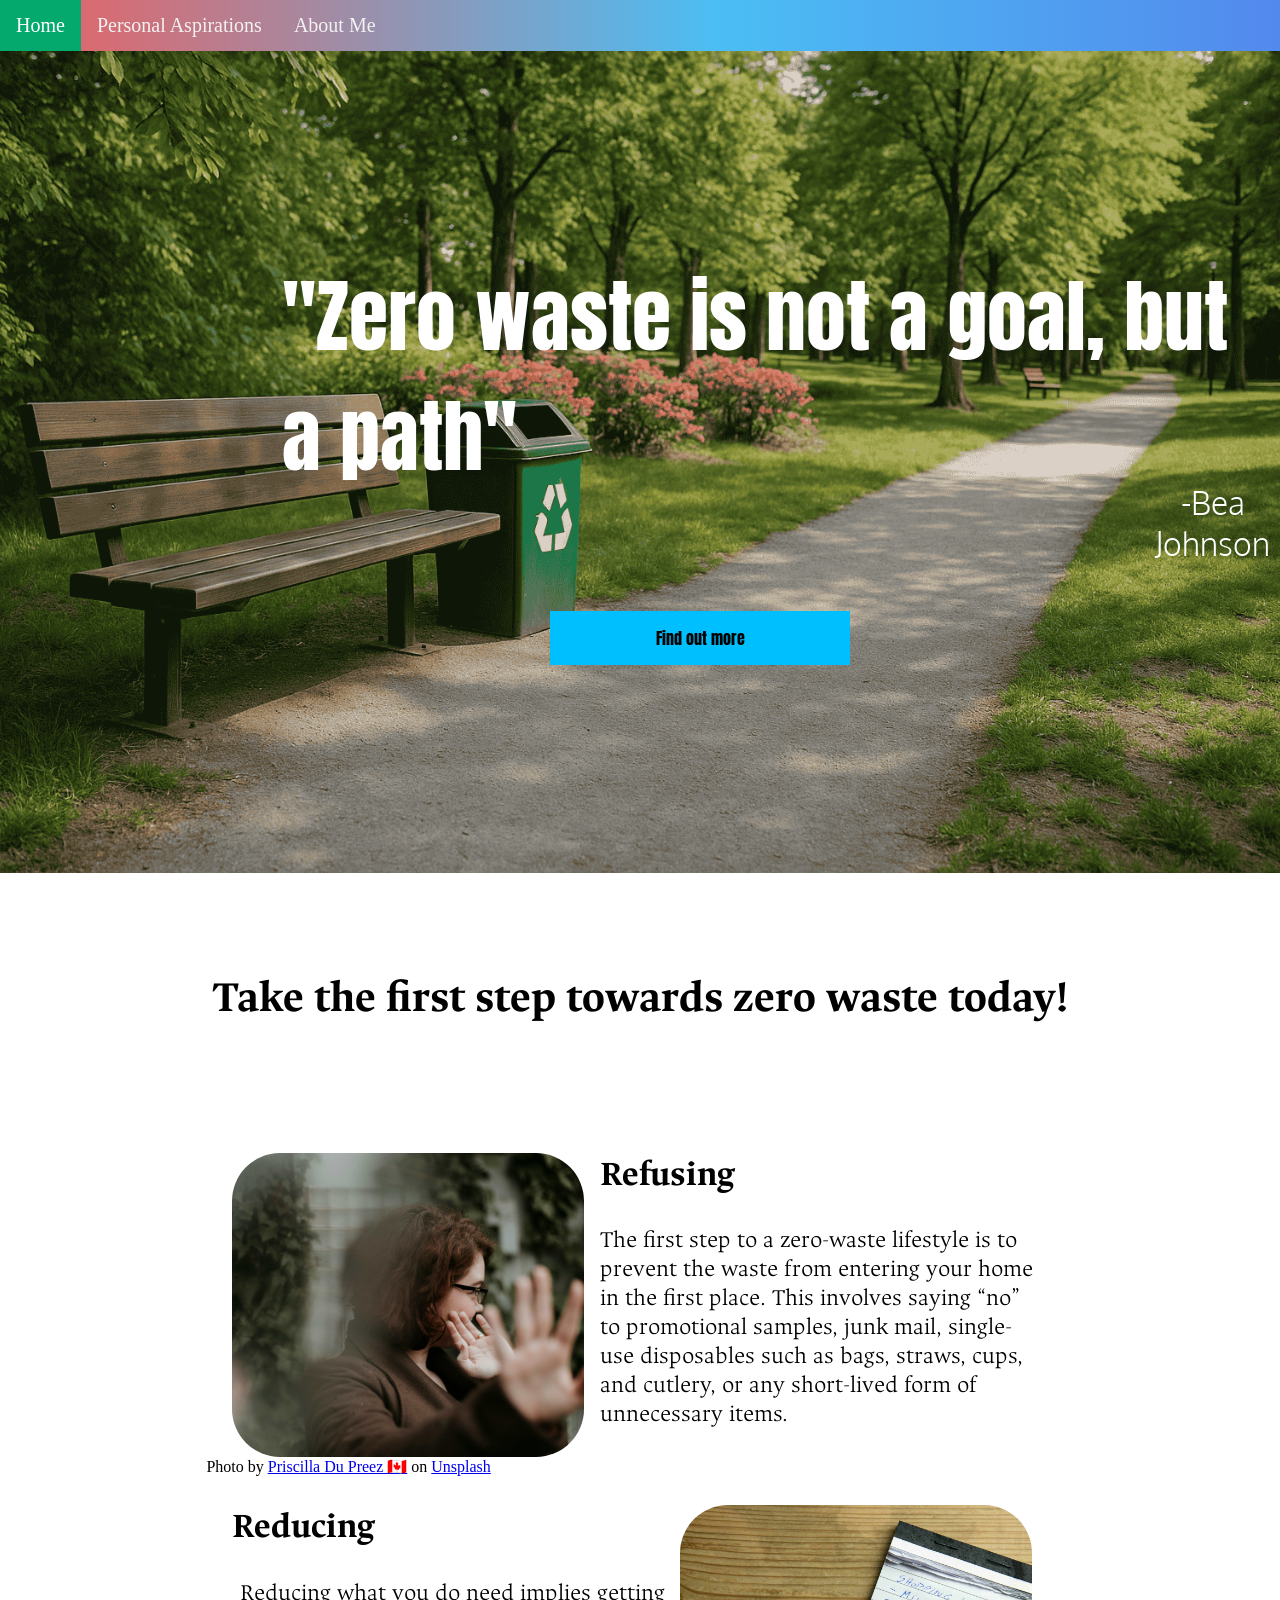
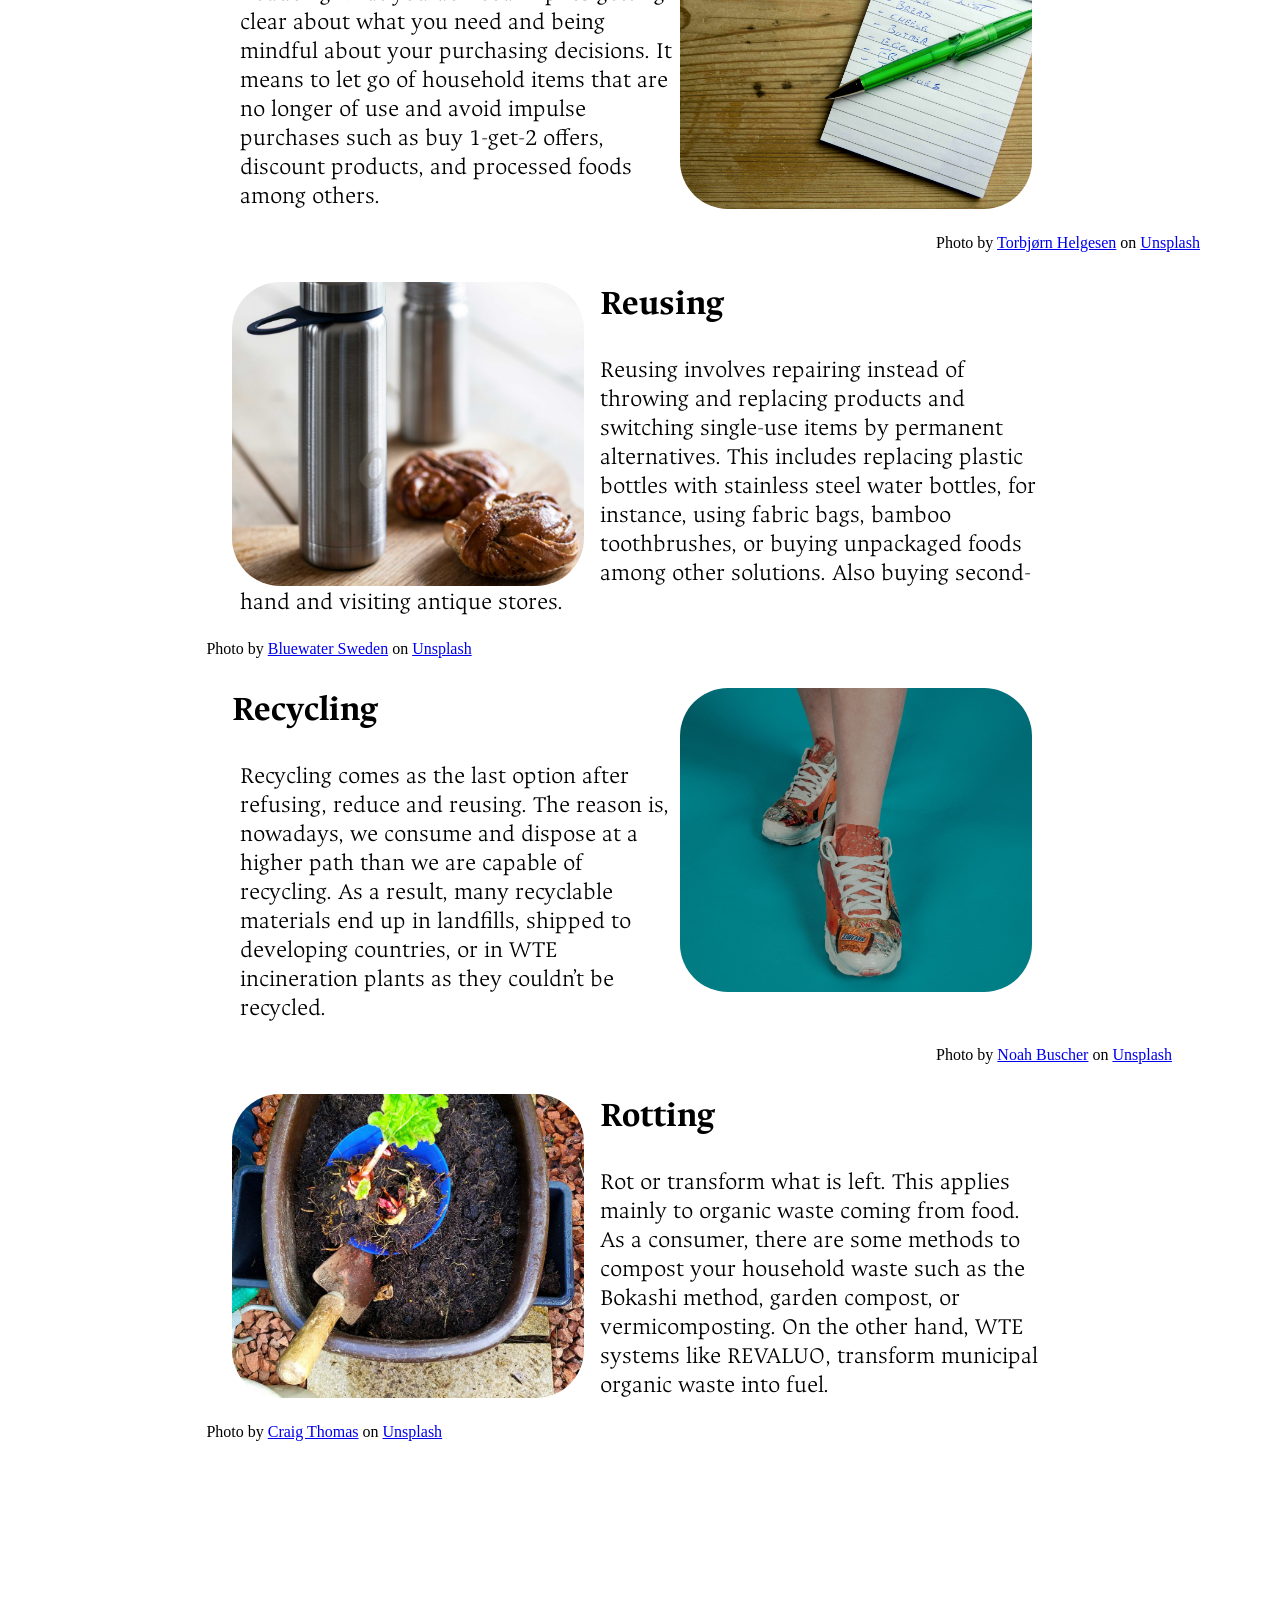
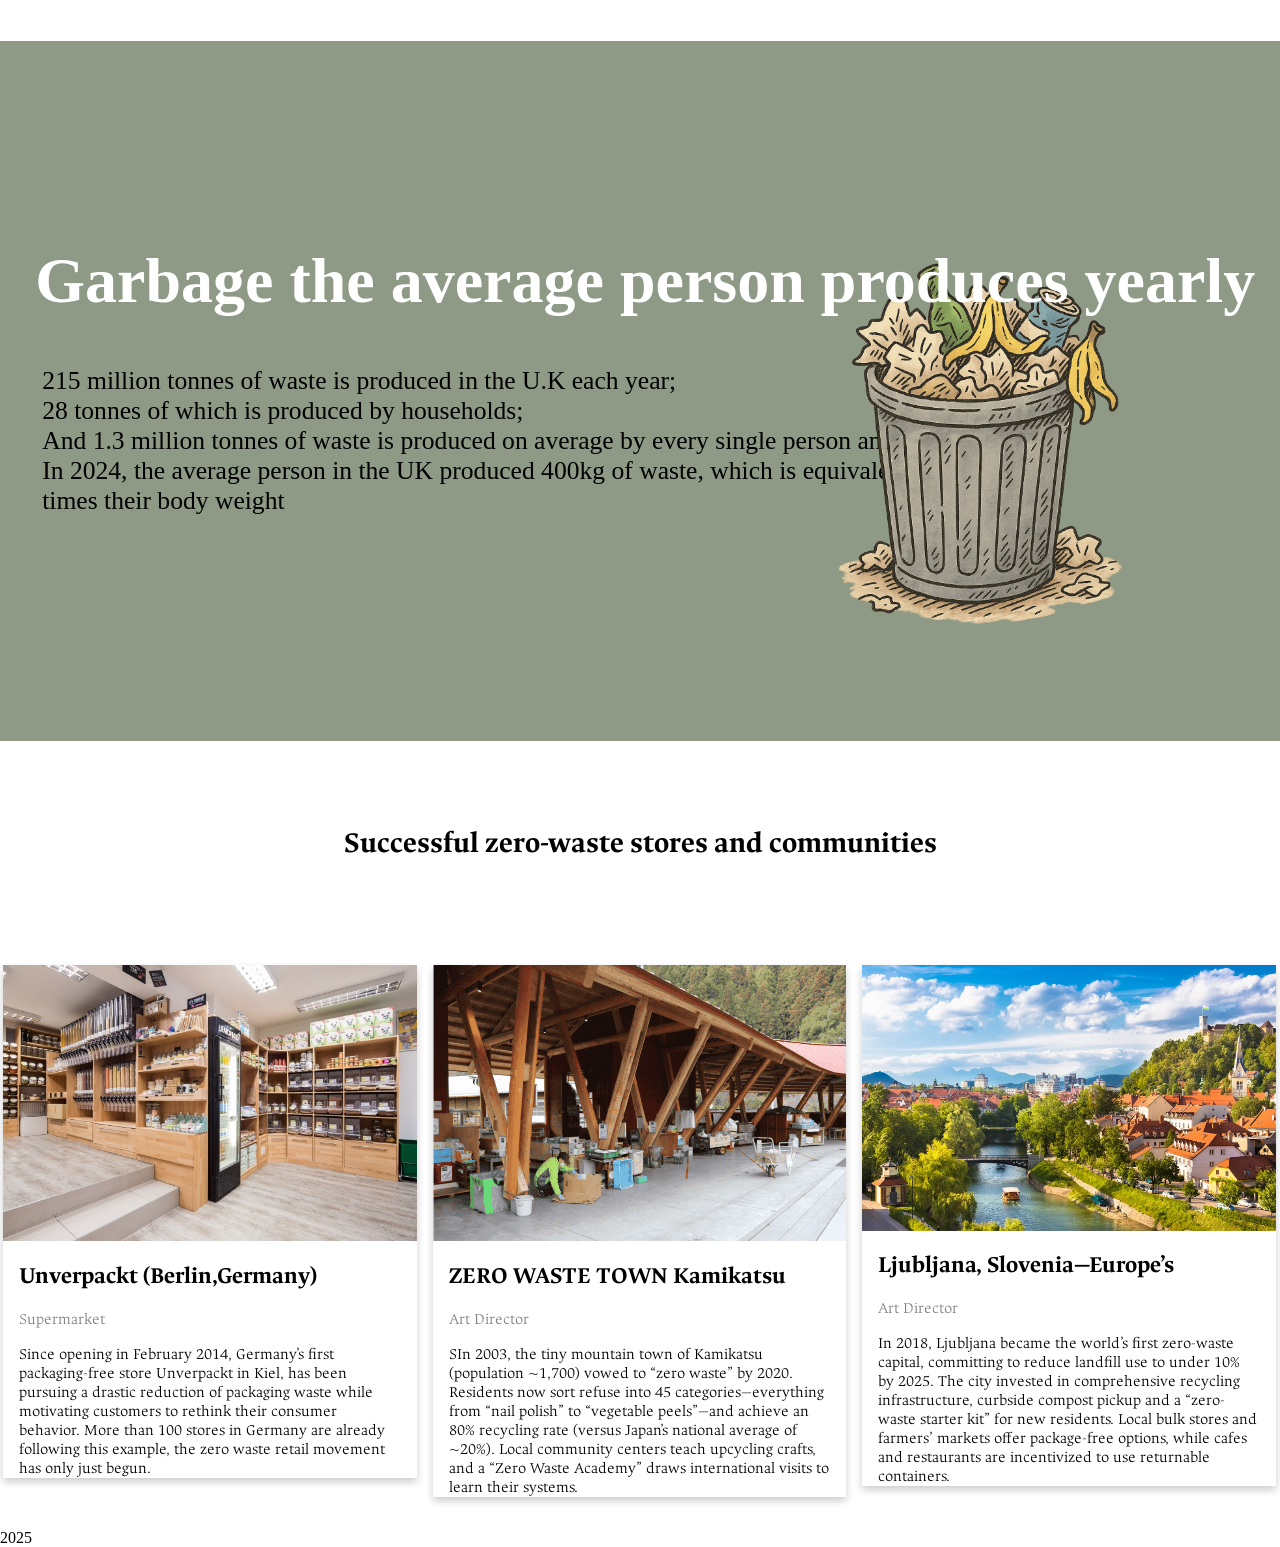
<file: index.html>
<!DOCTYPE html>
<html lang="en">
<head>
<!-- documents metadata -->
    <meta charset="UTF-8">
    <meta name="viewport" content="width=device-width, initial-scale=1.0">
    <title>CA1</title>
<!-- Google fonts -->
<link rel="preconnect" href="https://fonts.googleapis.com">
<link rel="preconnect" href="https://fonts.gstatic.com" crossorigin>
<link href="https://fonts.googleapis.com/css2?family=Ancizar+Serif:ital,wght@0,300..900;1,300..900&family=Anton&family=Oxygen:wght@300;400;700&display=swap" rel="stylesheet">
<!-- Main stylesheet -->
<link rel="stylesheet" href="css/style.css">
</head>


<body>
    <!-- Navigation bar-------------------------------- -->
    <nav class="topnav">
        <a class="active" href="#home">Home</a>
        <a href="aspiration.html"> Personal Aspirations</a>
        <a href="aboutme.html">About Me</a>
     </nav>
     <!-- site banner + quote --------------------------------------------- -->
    <header>
        <div class="container">
        <div class="home"></div>
            <div class="quote anton-regular overwrap"> "Zero waste is not a goal, but a path"  </div>
            <p class="quotename oxygen-light">-Bea Johnson</p>
        <div class="center"> 
            <!-- location.href navigates you to provided url -->
            <button onclick="location.href='#content'" class="button anton-regular">Find out more</button>
        </div>
    </div>
    </header>
    <!-- Main content------------------------------------------------------------ -->
     <main>
    <section>
        <div id="content" class="header ancizarlight">
         <h1> Take the first step towards zero waste today! </h1>         
        </div>
    <!-- The five R's------------------------------------------------------ -->
        <div class="container5R">
            <figure>
                <div class="ancizarlight textSize">
                    <img src="images/refusing.jpg" alt="Woman refusing" class="floatLeft size">
                                <h2>Refusing</h2>
                                            <p class="overwrapBody">The first step to a zero-waste lifestyle is to prevent the waste from entering your home in the first place. This involves saying “no” to promotional samples, junk mail, single-use disposables such as bags, straws, cups, and cutlery, or any short-lived form of unnecessary items. </p>
                                    </div>
                                            <figcaption class="citeLeft">Photo by <a href="https://unsplash.com/@priscilladupreez?utm_content=creditCopyText&utm_medium=referral&utm_source=unsplash">Priscilla Du Preez 🇨🇦</a> on <a href="https://unsplash.com/photos/man-in-brown-sweater-wearing-black-framed-eyeglasses-8u9Kz4yZLgg?utm_content=creditCopyText&utm_medium=referral&utm_source=unsplash">Unsplash </a></figcaption>
                    </figure>
                <figure>
                <div class="ancizarlight textSize">
                    <img src="images/reducing.jpg" alt="A hand-written grocery list" class="floatRight size"> 
                         <h2 class="alignRight">Reducing</h2>
                                     <p class="overwrapBody">Reducing what you do need implies getting clear about what you need and being mindful about your purchasing decisions. It means to let go of household items that are no longer of use and avoid impulse purchases such as buy 1-get-2 offers, discount products, and processed foods among others.</p>
                             </div>
                        
                                     <figcaption class="citeRight">Photo by <a href="https://unsplash.com/@tobben63?utm_content=creditCopyText&utm_medium=referral&utm_source=unsplash">Torbjørn Helgesen</a> on <a href="https://unsplash.com/photos/a-green-pen-sitting-on-top-of-a-piece-of-paper-KXfiLw0HrvU?utm_content=creditCopyText&utm_medium=referral&utm_source=unsplash">Unsplash</a> </figcaption>
                    </figure>        
                 <figure>  
               <div class="ancizarlight textSize">
                    <img src="images/reuse2.jpg" alt="Stainless steel bottle" class="floatLeft size"> 
                                <h2>Reusing</h2>
                                            <p class="overwrapBody">Reusing involves repairing instead of throwing and replacing products and switching single-use items by permanent alternatives. This includes replacing plastic bottles with stainless steel water bottles, for instance, using fabric bags, bamboo toothbrushes, or buying unpackaged foods among other solutions. Also buying second-hand and visiting antique stores.</p>
                                    </div>
                                            <figcaption class="citeLeft">Photo by <a href="https://unsplash.com/@bluewaterglobe?utm_content=creditCopyText&utm_medium=referral&utm_source=unsplash">Bluewater Sweden</a> on <a href="https://unsplash.com/photos/stainless-steel-vacuum-flask-beside-brown-cookies-on-brown-wooden-table-jpxnIN5AC4g?utm_content=creditCopyText&utm_medium=referral&utm_source=unsplash">Unsplash</a>
                                           </figcaption>
                    </figure>
                <figure>
                <div class="ancizarlight textSize">    
                    <img src="images/recycling.jpg" alt="A shoe made out of recycled wrappers" class="floatRight size">
                         <h2 class="alignRight">Recycling</h2>
                                     <p class="overwrapBody">Recycling comes as the last option after refusing, reduce and reusing. The reason is, nowadays, we consume and dispose at a higher path than we are capable of recycling. As a result, many recyclable materials end up in landfills, shipped to developing countries, or in WTE incineration plants as they couldn’t be recycled.</p>
                             </div>
                                     <figcaption class="citeRight">Photo by <a href="https://unsplash.com/@noahbuscher?utm_content=creditCopyText&utm_medium=referral&utm_source=unsplash">Noah Buscher</a> on <a href="https://unsplash.com/photos/orange-and-white-low-top-sneakers-UK7NpEUs5i8?utm_content=creditCopyText&utm_medium=referral&utm_source=unsplash">Unsplash</a>
                                    </figcaption>
                            </figure>
                    <figure>
                    <div class="ancizarlight textSize">
                   <img src="images/rotting.jpg" alt="Composting unused vegetables" class="floatLeft size"> 
                                <h2>Rotting</h2>
                                            <p class="overwrapBody">Rot or transform what is left. This applies mainly to organic waste coming from food. As a consumer, there are some methods to compost your household waste such as the Bokashi method, garden compost, or vermicomposting. On the other hand, WTE systems like REVALUO, transform municipal organic waste into fuel.</p>
                                    </div>
                                            <figcaption class="citeLeft">Photo by <a href="https://unsplash.com/@craigthomas?utm_content=creditCopyText&utm_medium=referral&utm_source=unsplash">Craig Thomas</a> on <a href="https://unsplash.com/photos/a-plant-in-a-pot-oCmF-7gEfM0?utm_content=creditCopyText&utm_medium=referral&utm_source=unsplash">Unsplash</a>
                                            </figcaption>
                     </figure>
                     </div>
    </section>
  <!-- Statistics------------------------------------------------------------------ -->
  <section>
        <div class="container2"> 
            <div class="home2"> </div> 
           <h2 class="statistics">Garbage the average person produces yearly<br> </h2>
          
           <p class="statpara overwrapBody">215 million tonnes of waste is produced in the U.K each year;<br> 28 tonnes of which is produced by households;<br> And 1.3 million tonnes of waste is produced on average by every single person annually.<br> In 2024, the average person in the UK produced 400kg of waste, which is equivalent to 7 <br>times their body weight</p>
            <div class="trashcan"></div>
        </div>
  </section>
  <!-- Examples of successful real world examples---------------------------------------------- -->
<section class="ancizarlight">
    <h2 class="header"> Successful zero-waste stores and communities </h2>
    <br>
    <div class="row">
    
        <div class="column">
             <div class="card">
            <img src="images/Unverpackt.jpg" alt="Photo of Unverpackt Supermarket" >
                <div class="container3">
            <h2>Unverpackt (Berlin,Germany)</h2>
            <p class ="title">Supermarket</p>
            <p class="size">Since opening in February 2014, Germany’s first packaging-free store Unverpackt in Kiel, has been pursuing a drastic reduction of packaging waste while motivating customers to rethink their consumer behavior. More than 100 stores in Germany are already following this example, the zero waste retail movement has only just begun.
        </p>
            </div>
            
     </div>
     </div>
    <div class="column">
     <div class="card">
      <img src="images/ZeroWasteTown2.png" alt="Photo of Zero Waste Town facilities" >
    <div class="container3">
        <h2>ZERO WASTE TOWN Kamikatsu</h2>
        <p class="title">Art Director</p>
        <p>SIn 2003, the tiny mountain town of Kamikatsu (population ~1,700) vowed to “zero waste” by 2020. Residents now sort refuse into 45 categories—everything from “nail polish” to “vegetable peels”—and achieve an 80% recycling rate (versus Japan’s national average of ~20%). Local community centers teach upcycling crafts, and a “Zero Waste Academy” draws international visits to learn their systems.
</p>
      </div>
    </div>
  </div>
    <div class="column">
    <div class="card">
      <img src="images/Ljubljana-Slovenia.webp" alt="A photo of the sencary in Ljubljana Slovenia" >
   <div class="container3">
        <h2>Ljubljana, Slovenia—Europe’s</h2>
        <p class="title">Art Director</p>
        <p>In 2018, Ljubljana became the world’s first zero-waste capital, committing to reduce landfill use to under 10% by 2025. The city invested in comprehensive recycling infrastructure, curbside compost pickup and a “zero-waste starter kit” for new residents. Local bulk stores and farmers’ markets offer package-free options, while cafes and restaurants are incentivized to use returnable containers.
</p>

        </div>
     </div>
    </div>
    </div>
</section>
</main>
<footer>
    2025
</footer>


</body>
</html>
</file>
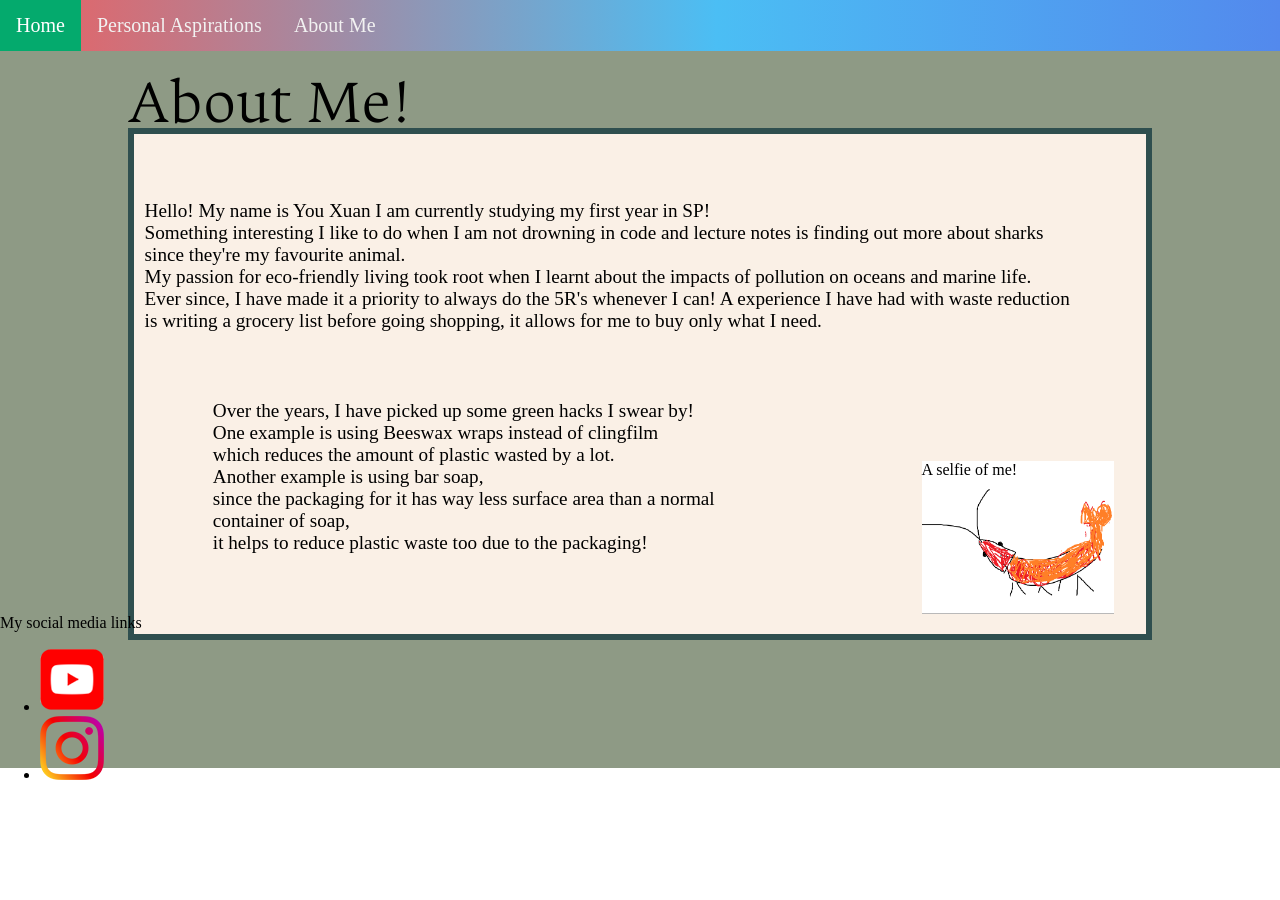
<file: aboutme.html>
<!DOCTYPE html>
<html lang="en">
<head>
    <!-- Document metadata -------------------------->
    <meta charset="UTF-8">
    <meta name="viewport" content="width=device-width, initial-scale=1.0">
    <title>About Me</title>
    <!-- Google fonts ----------------------------->
      <link rel="preconnect" href="https://fonts.googleapis.com">
<link rel="preconnect" href="https://fonts.gstatic.com" crossorigin>
<link href="https://fonts.googleapis.com/css2?family=Ancizar+Serif:ital,wght@0,300..900;1,300..900&family=Anton&family=Oxygen:wght@300;400;700&display=swap" rel="stylesheet">
<!-- Main stylesheet-------------------------------------- -->
<link rel="stylesheet" href="css/style.css">
</head>
<body>
    <header>
        <nav class="topnav">
        <a class="active" href="index.html">Home</a>
        <a href="aspiration.html"> Personal Aspirations</a>
        <a href="aboutme.html">About Me</a>
        </nav>
    </header>
<main>
    <!-- Page introduction---------------------------- -->
    <div class="headerA ancizarlight"> About Me!</div>

    <!-- About me-------------------------------- -->
    <div class="homeAbout"></div>
    <div class="box"></div>
    <section class="textSize textAbout overwrapAbout">Hello! My name is You Xuan I am currently studying my first year in SP!<br> Something interesting I like to do when I am not drowning in code and lecture notes is finding out more about sharks since they're my favourite animal.<br> My passion for eco-friendly living took root when I learnt about the impacts of pollution on oceans and marine life.<br> Ever since, I have made it a priority to always do the 5R's whenever I can! A experience I have had with waste reduction is writing a grocery list before going shopping, it allows for me to buy only what I need. </section>
<!-- Green hacks------------------------------------ -->
        <div class="textSize textAbout2 overwrapAbout2">Over the years, I have picked up some green hacks I swear by!<br> One example is using Beeswax wraps instead of clingfilm<br> which reduces the amount of plastic wasted by a lot.<br> Another example is using bar soap, <br>since the packaging for it has way less surface area than a normal container of soap,<br> it helps to reduce plastic waste too due to the packaging!
         </div>
<!-- Selfie--------------------------------- -->
    <div class="myself">A selfie of me!</div>
<!--Links to my social media-->
<footer>
    <div>My social media links</div>
    <ul>
        <li>
          <a href="https://www.youtube.com/channel/UCKDgQ8tqDrQYvKCxaafoNzA" target="_blank"><img src="images/icon-logo-youtube.png" alt="Harvards Youtube account"></a>
        </li>
        <li>
          <a href="https://www.instagram.com/onar0w/" target="_blank"><img src="images/icon-logo-instagram.png" alt="Harvards Instagram account"></a>
        </li>
    </ul>
</footer>
</main>

</body>
</html>
</file>
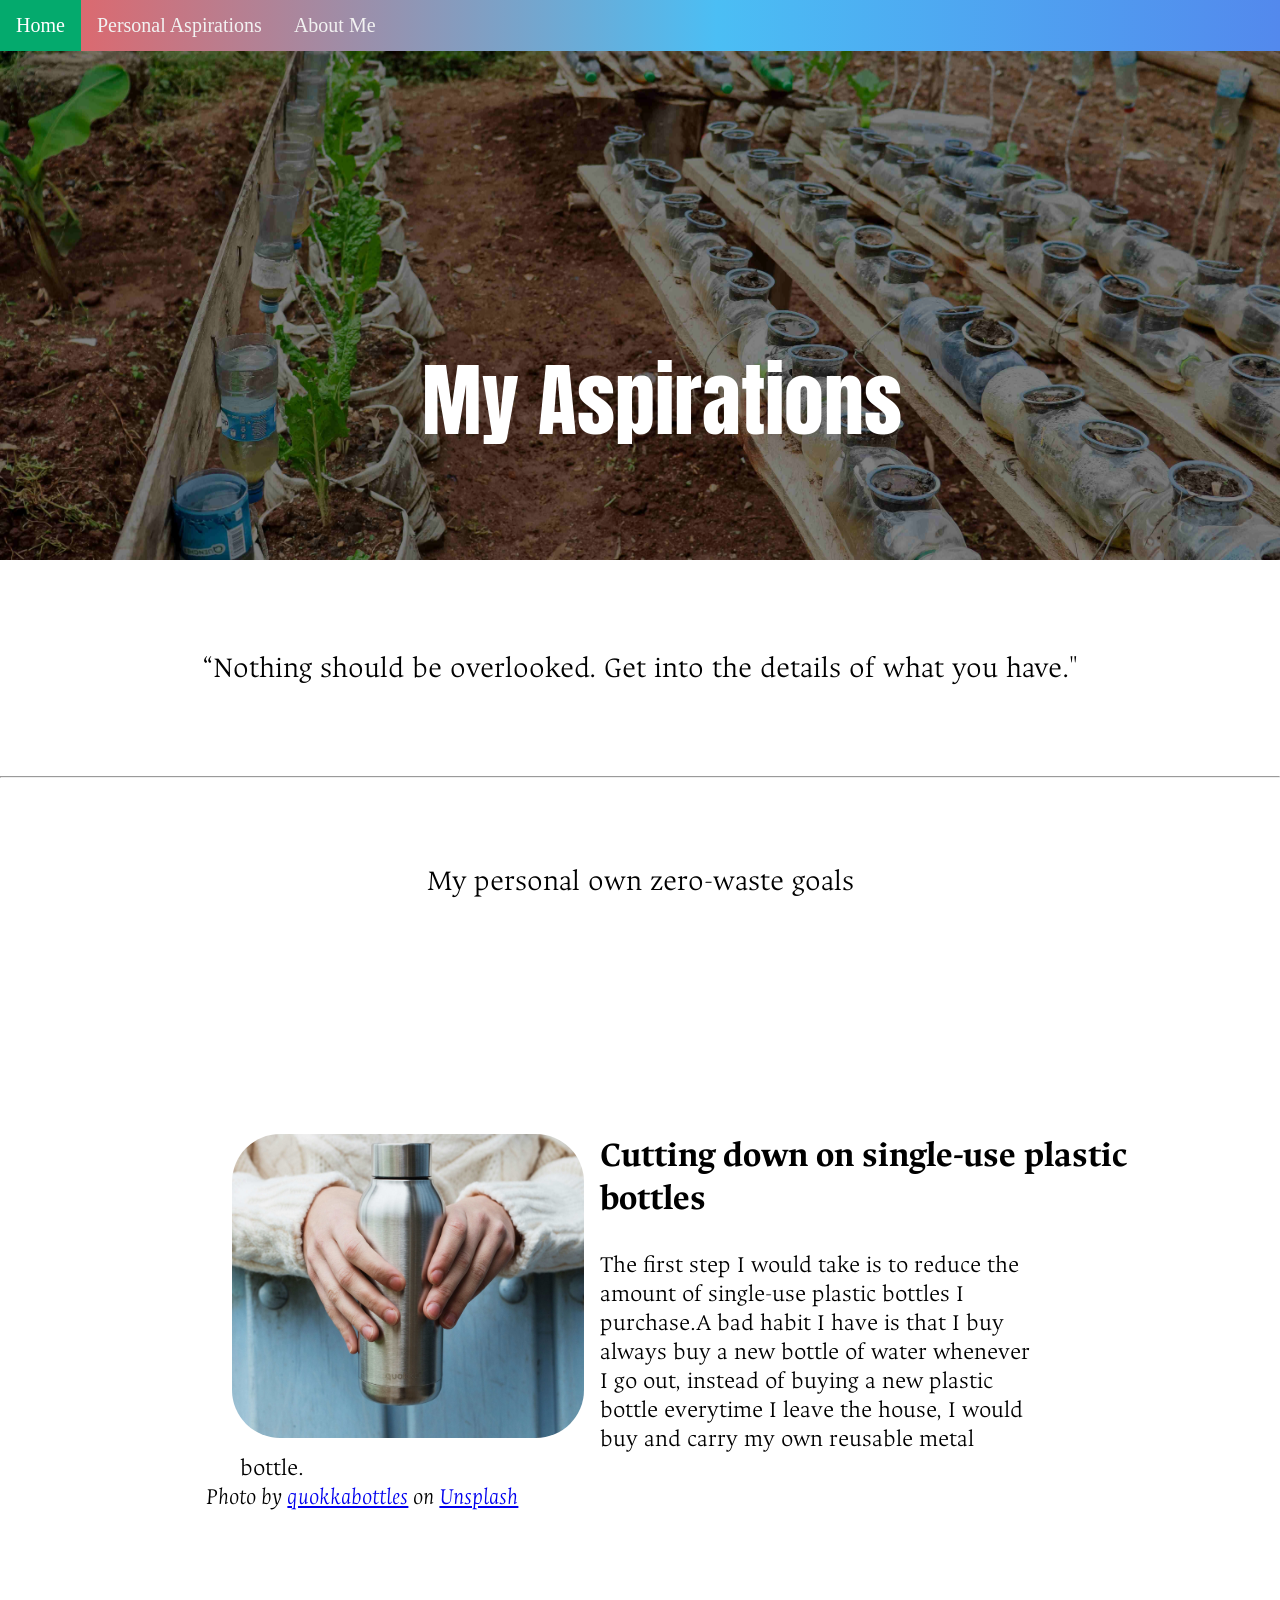
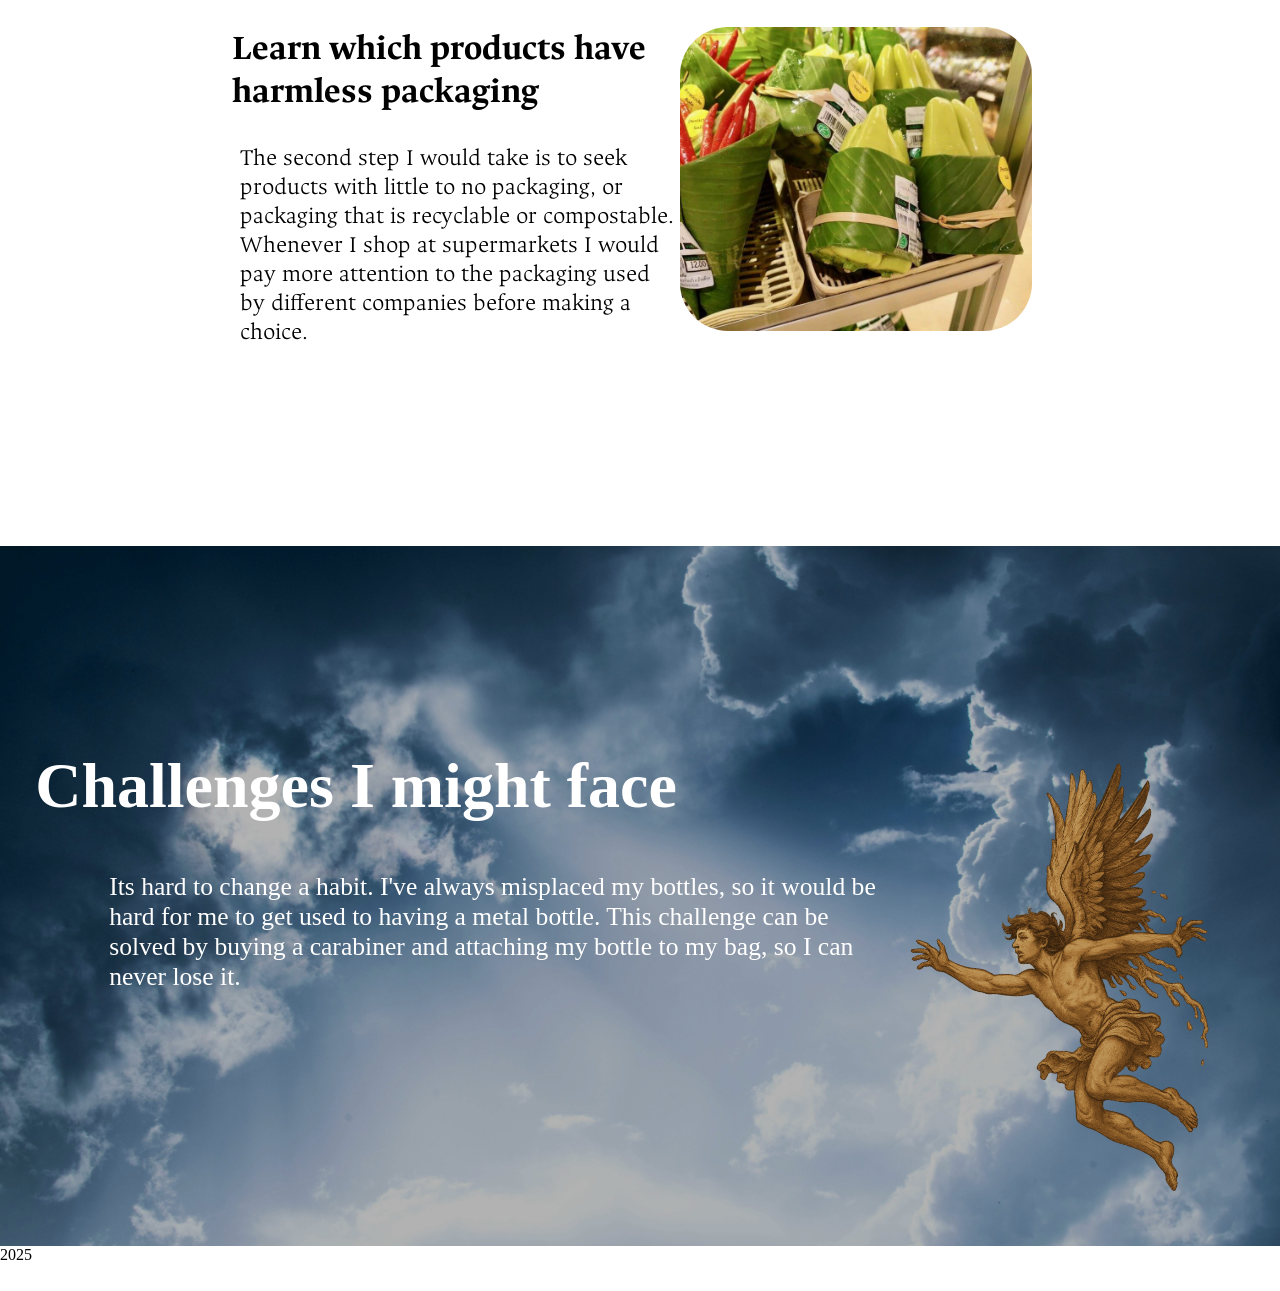
<file: aspiration.html>
<!DOCTYPE html>
<html lang="en">
<head>
  <!-- document metadata -->
  <meta charset="UTF-8">
  <meta name="viewport" content="width=device-width, initial-scale=1.0">
  <title>My Aspirations</title>
  <!-- google fonts------------------------------ -->
  <link rel="preconnect" href="https://fonts.googleapis.com">
<link rel="preconnect" href="https://fonts.gstatic.com" crossorigin>
<link href="https://fonts.googleapis.com/css2?family=Ancizar+Serif:ital,wght@0,300..900;1,300..900&family=Anton&family=Oxygen:wght@300;400;700&display=swap" rel="stylesheet">
<link rel="stylesheet" href="css/style.css">
</head>
<body>
  <nav>
    <div class="topnav">
      <a class="active" href="index.html">Home</a>
      <a href="aspiration.html"> Personal Aspirations</a>
      <a href="aboutme.html">About Me</a>
    </div>
  </nav>
<main>
  <!--Title------------------------------------------------- -->
<section class="container">
  <div id="img1" class="homeAspiration"></div>
  <div class="atext quote anton-regular"> My Aspirations </div> </section>
<!-- Quote------------------------- -->
<section>
    <blockquote class="header ancizarlight">“Nothing should be overlooked. Get into the details of what you have." </blockquote> <hr>
</section>
 <section> 
<!-- Zero waste goals------------------------------------------------- -->
   <h1 class="header ancizarlight"> My personal own zero-waste goals</h1>
        <div class="header ancizarlight"> </div>
                  <figure class="ancizarlight textSize">
                    <p><img src="images/metalbottle.jpg" alt="A metal water bottle" class="floatLeft size"> </p>
                                <h2>Cutting down on single-use plastic bottles</h2>
                                            <div> <article class="overwrapBody">The first step I would take is to reduce the amount of single-use plastic bottles I purchase.A bad habit I have is that I buy always buy a new bottle of water whenever I go out, instead of buying a new plastic bottle everytime I leave the house, I would buy and carry my own reusable metal bottle.</article>
                                 
                                           
                                            <cite class="citeLeft">Photo by <a href="https://unsplash.com/@quokkabottle?utm_content=creditCopyText&utm_medium=referral&utm_source=unsplash">quokkabottles</a> on <a href="https://unsplash.com/photos/person-holding-stainless-steel-vacuum-flask-1RgP16JeiKY?utm_content=creditCopyText&utm_medium=referral&utm_source=unsplash">Unsplash</a>
                                            </cite> <br> <br> <br>
                                           </div>
                                          </figure>
                                      
                          
                <figure class="ancizarlight textSize">
                    <p><img src="images/ecopackaging.jpg" alt="A hand-written grocery list" class="floatRight size"> </p>
                        <h2 class="alignRight" >Learn which products have harmless packaging</h2>
                                    <article class="overwrapBody">The second step I would take is to seek products with little to no packaging, or packaging that is recyclable or compostable. Whenever I shop at supermarkets I would pay more attention to the packaging used by different companies before making a choice.
                                     </article>
                  
                </figure> 
              
  </section>
    <!-- Challenges------------------------------->
  <section>
        <div class="container2"> 
            <div class="homeA2"> </div> 
           <h2 class="statistics">Challenges I might face<br> </h2>
          
           <p class="statpara overwrapBodyA">Its hard to change a habit. I've always misplaced my bottles, so it would be hard for me to get used to having a metal bottle. This challenge can be solved by buying a carabiner and attaching my bottle to my bag, so I can never lose it.</p>
            <div class="icarus rotatable"></div>
        </div>
  </section>
</main>
<footer>
    2025
</footer>
</body>

</html>
</file>
<file: css/style.css>
/* text for quote
--------------------------------------------------------------------------------------------- */
.container {
    position: relative;
    text-align:center;
    color:white;
}
.quote{
    position: absolute;
    text-align:center;
    top:20vw;
    left:22%;
    font-size: 5em;

}

.quotename{
    position:absolute;
    top:450px;
    left:1145px;
    font-size:2em;
}
.overwrap{
    max-width: 1000px;
    overflow-wrap: break-word;
    word-wrap: break-word;
    text-align:left;
}
/* allows for words to overflow into next line and break inbetween words */

/* fonts
------------------------------------------------------------------- */
.anton-regular {
  font-family: "Anton", sans-serif;
  font-weight: 400;
  font-style: normal;
}
.oxygen-light {
  font-family: "Oxygen", sans-serif;
  font-weight: 300;
  font-style: normal;
}
.ancizarlight{
  font-family: "Ancizar Serif", serif;

  font-weight: 300;
  font-style: normal;
}
/* navigation bar, making it stay when scrolling and look good
------------------------------------------------------------------------------------------------------------------ */

.topnav{
    background: linear-gradient(90deg,rgba(237, 95, 95, 1) 0%, rgba(75, 190, 244, 1) 56%, rgba(83, 137, 237, 1) 100%);
    position: fixed;
    top:0;
    left:0;
    background-color: darkslategrey;
    overflow:hidden;
    z-index: 1000;
    width: 100vw;
} 

/* this stops the nav bar from disappearing */

.topnav a {
    float:left;
    display: block;
    color:#f2f2f2;
    text-align: center;
    padding: 14px 16px;
    text-decoration: none;
    font-size: 20px;
}
.topnav a:hover {
    background-color: #ddd;
    color: black;   
}
.topnav a.active {
    background-color: #04AA6D;
    color: white;
}
/* s
/* Centring the background image
----------------------------------------------------------------------------------------------------------------- */
body,html{
    height:100%;
    margin: 0;
}
   
.home{
    background:url(../images/ai.bg.png);
    width: auto;
    height:873px;

    background-size: cover;
    background-position:center;
    background-repeat: no-repeat;
   
}

.homeAspiration{
    background:url(../images/aspirationHome.jpg);
    clear:both;
    width: auto;
    height: 35rem;

    background-size: cover;
    background-position:center;
    background-repeat: no-repeat;
   

}
/* Centring, adjusting and recolouring the button
------------------------------------------------- */
.button {
   border: none;
   color: black;
   background: deepskyblue;
   padding: 15px 32px;
   text-align: center;
   text-decoration: none;
   display: inline-block;
   font-size: 16px;
   margin: 4px 2px;
   cursor: pointer;
   width: 300px; 
   z-index: 50;
   opacity: 1;
   transition: 0.3s;
}
.button:hover{
    opacity: 0.6;
}
.center button {
    margin: 0;
    position: absolute;
    top: 70%;
    left: 43%;

}

/* header 1 and main body, 5 points
------------------------------------- */
.header {
    padding: 60px;
    text-align: center;
    background: white;
    color: black;
    font-size: 30px;
}

img.floatLeft{
    /* display:block; */
    width:100%;
    float: left;
    margin:0rem 1rem 0rem 12rem;
}
img.floatRight{
    /* display:block; */
    width:100%;
    float:right;
    margin:0rem 13rem 0rem 0rem;
}

img.size{
    border-radius:3rem;
    width:22rem;
    height:19rem;
    object-fit: cover;
    object-position: center;
}
.citeLeft{
    /* position:relative; */
    display:block;
    clear: left;
    margin-left:13vw;
}
.citeRight{
    /* position:relative; */
    display:block;
    clear: right;
    margin-left:70vw;
}
.textSize{
    font-size:1.5em;
}
.overwrapBody{
    margin-left:200px;
    margin-right:200px;
    max-width: 80vw;
    overflow-wrap: break-word;
    word-wrap: break-word;
    text-align:left;

}

.alignRight{
    margin-left:12rem;  
}
/* statistics section
------------------------------------------------------------- */
.container2{
    position:relative;
}
.home2{

    background:url(../images/blanksageGreen.png);
    width:auto;
    height:700px;
    margin-top:200px;
    background-size:cover;
    background-position: center;
    background-repeat: no-repeat;
}
.trashcan{
    background:url(../images/aitrashCan.png);
    float:right;
    background-repeat:no-repeat;
    position:relative;
    background-position:center;
    background-size:cover;
    width: 300px;
    height: 500px;
    margin-top: -550px;
    margin-right: 150px;
    z-index:80;
}

.statistics{
    color:white;
    position:absolute;
    text-align:center;
    top:150px;
    left:9%;
    font-size:  4em;
    margin-left:-80px;
    z-index: 90;
}
.statpara{
    position:absolute;
    text-align:left;
    top:300px;
    left:9%;
    font-size:2vw;
    margin-left: -73px;
}
/* testimonial cards for real life examples
----------------------------------------------------------------------- */
html{
    box-sizing:border-box;
    scroll-behavior: smooth;
}
*, *:before, *:after {
    box-sizing:inherit;
}
@media screen and (max-width:300px) {
    .column{
    width:100%;
}
}
 .column{
    float:left;
    width:33.3%;
    margin-bottom:16px;
    padding:0 8px;
}
.row {
    margin: 0 -5px;}

.card{
    box-shadow:0 4px 8px 0 rgba(0,0,0,0.2);
}
.card img{
    width:100%;
    height:auto;
    display:block;
}
.container3 {
    padding:0 16px;
}
 .row::after{
    content:"";
    clear: both;
    display: table;
}
.title{
    color:grey;
}


/* Text and other things in aspiration page 
------------------------------------------------------------------------------------- */
.atext{
    position: absolute;
    text-align:center;
    top:340px;
    left:33%;
    font-size: 5em;
    color:white;
}
#img1{
    filter:brightness(50%);
}
.homeA2{
    background:url(../images/sky.jpg);
    filter:brightness(70%);
    width:auto;
    height:700px;
    margin-top:200px;
    background-size:cover;
    background-position: center;
    background-repeat: no-repeat;
}
.icarus{
    background:url(../images/icarusfalling.png);
    filter:brightness(80%);
    float:right;
    background-repeat:no-repeat;
    position:relative;
    background-position:center;
    background-size:cover;
    transform:scaleX(-1);
    rotate:-25deg;
    width: 20rem;
    height: 30rem;
    margin-top: -30rem;
    margin-right: 2vw;
    z-index:80;
}
.overwrapBodyA{
    color:white;
    margin-left:-6px;
    margin-right:13rem;
    max-width: 60vw;
    overflow-wrap: break-word;
    word-wrap: break-word;
    text-align:left;
}
.rotatable {
  /* make it respond to clicks and transforms */
  cursor: pointer;
  display: inline-block;            

}

/* while the mouse button (or touch) is held down... */
.rotatable:active {
  transform: rotate(360deg);
}
/* About me 
------------------------------------------------------------- */
.homeAbout{
    background:url(../images/blanksageGreen.png);
    width:100%;
    height:60vw;;
    background-size:cover;
    background-position: center;
    background-repeat: no-repeat;
}
.box{
    border: darkslategray;
    border-style: solid;
    border-width:0.5vw;
    background-color: linen;
    width: 80vw;
    height:40vw;
    margin:-50vw 0 0 10vw;
    z-index:2000;
}
.headerA{ 
    position: absolute;
    text-align:center;
    top:5vw;
    left:10%;
    font-size: 4em;
}
.overwrapAbout{
    margin-left:200px;
    margin-right:200px;
    max-width: 80vw;
    overflow-wrap: break-word;
    word-wrap: break-word;
    text-align:left;
}
.textAbout{
    position:absolute;
    text-align:left;
    top:200px;
    left:17%;
    font-size:1.5vw;
    margin-left: -73px;
}
.textAbout2{
    position:absolute;
    text-align:left;
    top:400px;
    left:1%;
    font-size:1.5vw;
    margin-left: -73px;
}
.overwrapAbout2{
    margin-left:200px;
    margin-right:200px;
    max-width: 40vw;
    overflow-wrap: break-word;
    word-wrap: break-word;
    text-align:left;
}
.myself{
    background:url(../images/Me2.PNG);
    width:15vw;
    height: 12vw;
    margin-top:200px;
    background-size:cover;
    background-position: center;
    background-repeat: no-repeat;
    margin-top:-14vw;
    margin-left: 72vw;
}
.social{
    position:fixed;
    margin-top:1000rem;
}
</file>
